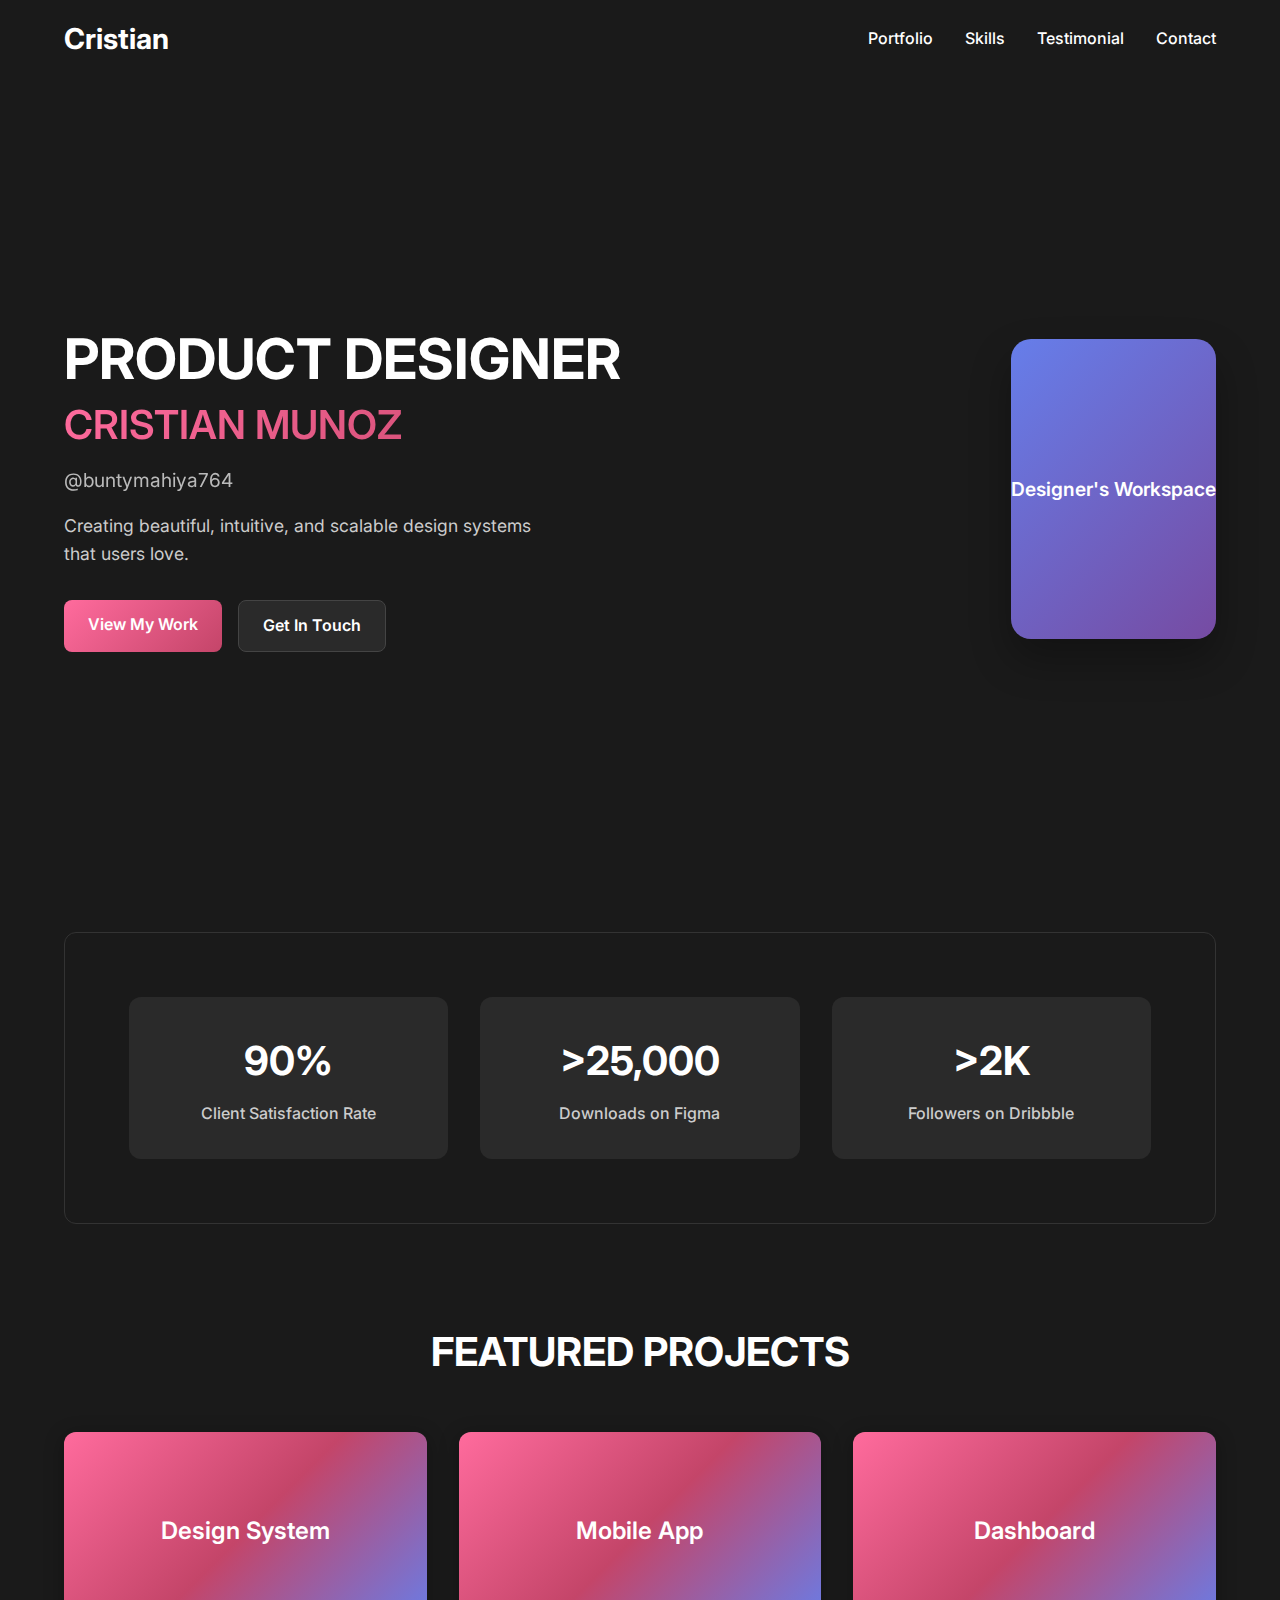
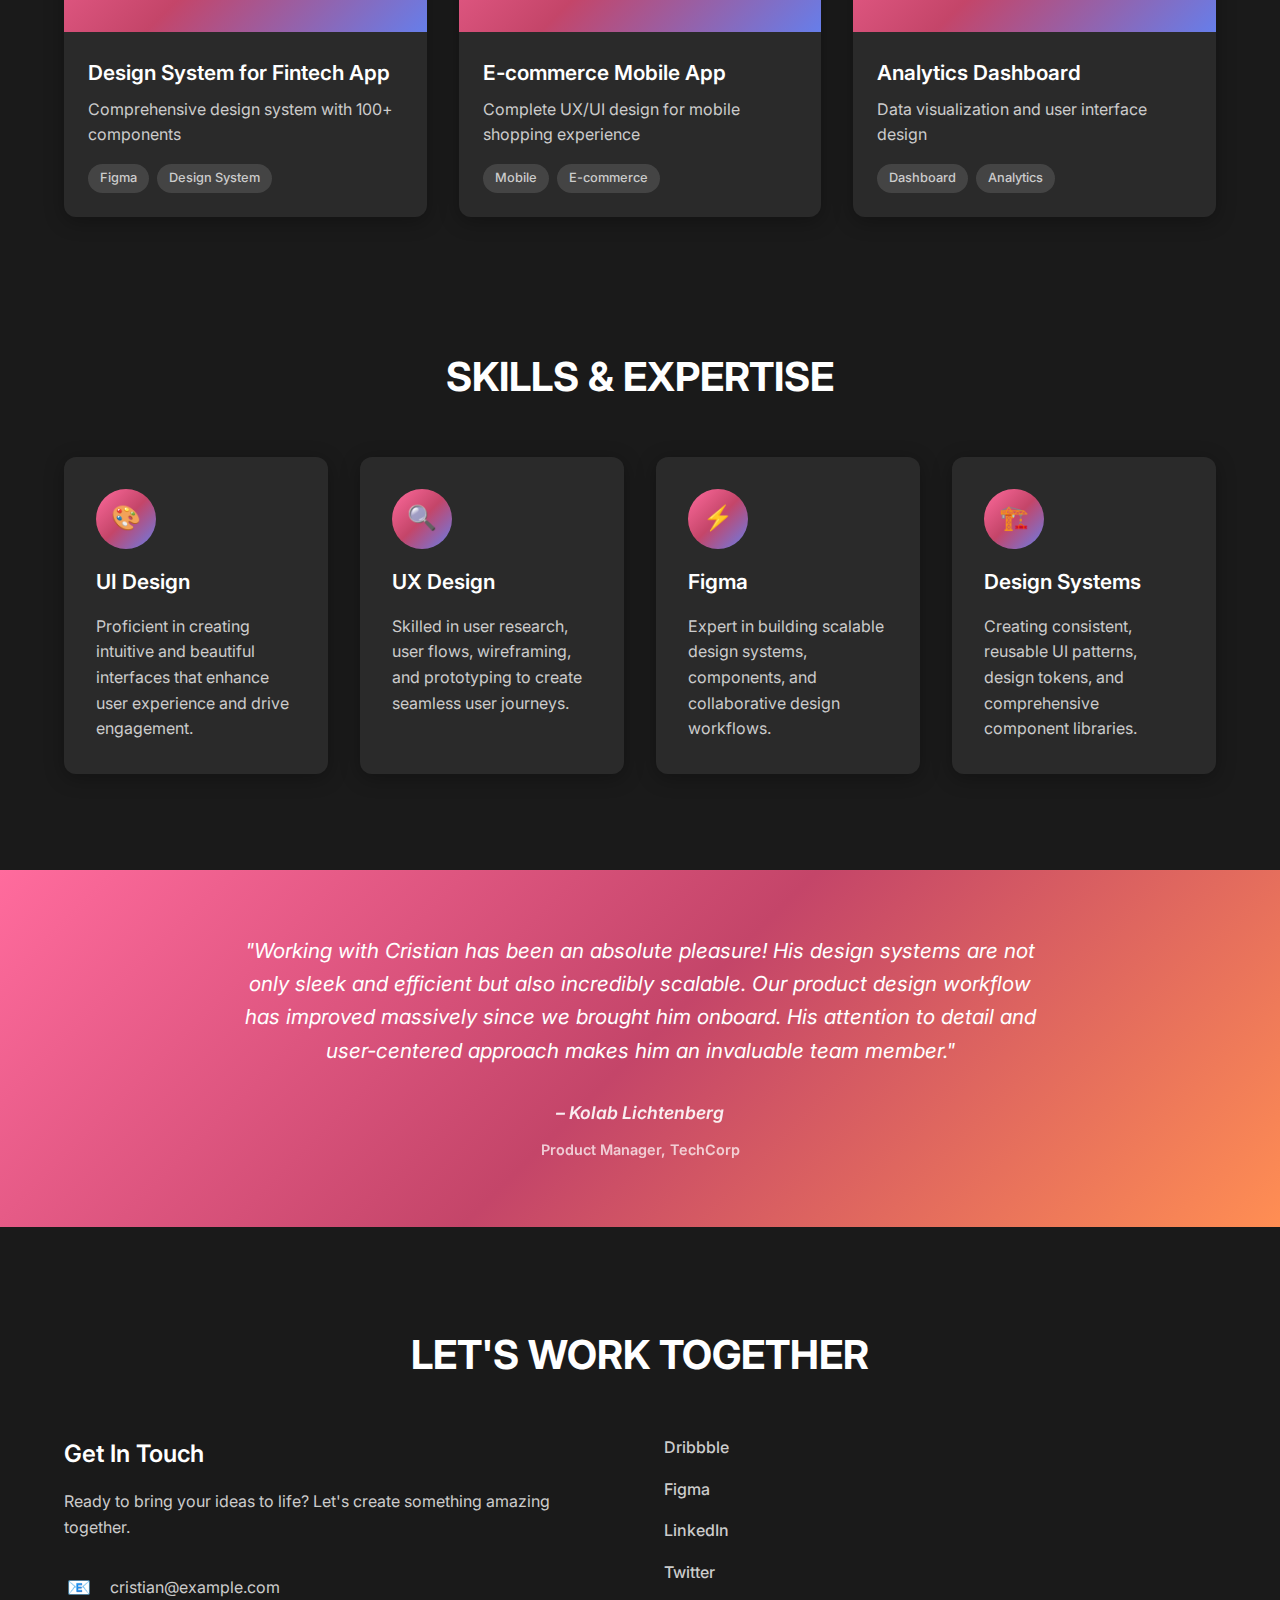
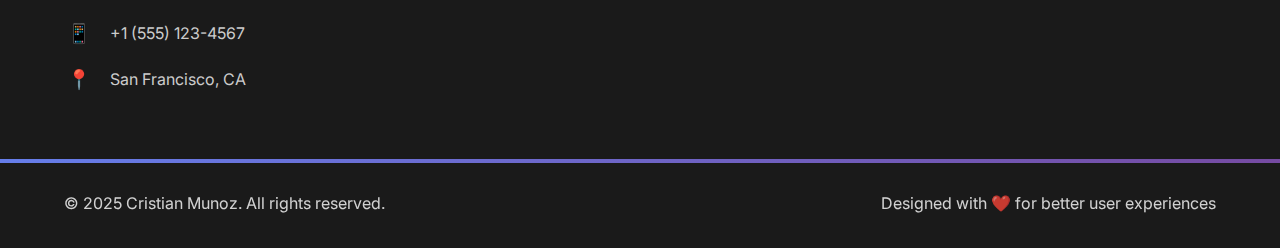
<file: index.html>
<!DOCTYPE html>
<html lang="en">
<head>
  <meta charset="UTF-8" />
  <meta name="viewport" content="width=device-width, initial-scale=1.0" />
  <meta name="description" content="Portfolio of Cristian Munoz - Product Designer specializing in UI/UX design, Figma, and design systems" />
  <meta name="keywords" content="product designer, UI design, UX design, Figma, design systems, Cristian Munoz" />
  <title>Cristian Munoz | Product Designer</title>
  <link href="https://fonts.googleapis.com/css2?family=Inter:wght@400;500;600;700&display=swap" rel="stylesheet" />
  <link rel="stylesheet" href="styles.css" />
</head>
<body>
  
  <header class="header">
    <nav class="nav">
      <div class="logo">Cristian</div>
      <ul class="nav-links">
        <li><a href="#portfolio" aria-label="View portfolio">Portfolio</a></li>
        <li><a href="#skills" aria-label="View skills">Skills</a></li>
        <li><a href="#testimonial" aria-label="Read testimonials">Testimonial</a></li>
        <li><a href="#contact" aria-label="Contact information">Contact</a></li>
      </ul>
    </nav>
    
    <section class="hero">
      <div class="hero-content">
        <h1>PRODUCT DESIGNER <span>Cristian Munoz</span></h1>
        <p class="username">@buntymahiya764</p>
        <p class="hero-description">Creating beautiful, intuitive, and scalable design systems that users love.</p>
        <div class="hero-buttons">
          <a href="#portfolio" class="btn btn-primary">View My Work</a>
          <a href="#contact" class="btn btn-secondary">Get In Touch</a>
        </div>
      </div>
      <div class="hero-image">
        <div class="hero-placeholder">
          <span>Designer's Workspace</span>
        </div>
      </div>
    </section>
  </header>

  <section class="stats" aria-label="Achievement statistics">
    <div class="stat-box">
      <h2>90%</h2>
      <p>Client Satisfaction Rate</p>
    </div>
    <div class="stat-box">
      <h2>>25,000</h2>
      <p>Downloads on Figma</p>
    </div>
    <div class="stat-box">
      <h2>>2K</h2>
      <p>Followers on Dribbble</p>
    </div>
  </section>

  <section id="portfolio" class="portfolio">
    <h2>Featured Projects</h2>
    <div class="portfolio-grid">
      <article class="card">
        <div class="card-image">
          <span>Design System</span>
        </div>
        <div class="card-content">
          <h3>Design System for Fintech App</h3>
          <p>Comprehensive design system with 100+ components</p>
          <div class="card-tags">
            <span class="tag">Figma</span>
            <span class="tag">Design System</span>
          </div>
        </div>
      </article>
      
      <article class="card">
        <div class="card-image">
          <span>Mobile App</span>
        </div>
        <div class="card-content">
          <h3>E-commerce Mobile App</h3>
          <p>Complete UX/UI design for mobile shopping experience</p>
          <div class="card-tags">
            <span class="tag">Mobile</span>
            <span class="tag">E-commerce</span>
          </div>
        </div>
      </article>
      
      <article class="card">
        <div class="card-image">
          <span>Dashboard</span>
        </div>
        <div class="card-content">
          <h3>Analytics Dashboard</h3>
          <p>Data visualization and user interface design</p>
          <div class="card-tags">
            <span class="tag">Dashboard</span>
            <span class="tag">Analytics</span>
          </div>
        </div>
      </article>
    </div>
  </section>

  <section id="skills" class="skills">
    <h2>Skills & Expertise</h2>
    <div class="skills-grid">
      <div class="skill">
        <div class="skill-icon">🎨</div>
        <h3>UI Design</h3>
        <p>Proficient in creating intuitive and beautiful interfaces that enhance user experience and drive engagement.</p>
      </div>
      <div class="skill">
        <div class="skill-icon">🔍</div>
        <h3>UX Design</h3>
        <p>Skilled in user research, user flows, wireframing, and prototyping to create seamless user journeys.</p>
      </div>
      <div class="skill">
        <div class="skill-icon">⚡</div>
        <h3>Figma</h3>
        <p>Expert in building scalable design systems, components, and collaborative design workflows.</p>
      </div>
      <div class="skill">
        <div class="skill-icon">🏗️</div>
        <h3>Design Systems</h3>
        <p>Creating consistent, reusable UI patterns, design tokens, and comprehensive component libraries.</p>
      </div>
    </div>
  </section>

  <section id="testimonial" class="testimonial">
    <blockquote>
      <p>"Working with Cristian has been an absolute pleasure! His design systems are not only sleek and efficient but also incredibly scalable. Our product design workflow has improved massively since we brought him onboard. His attention to detail and user-centered approach makes him an invaluable team member."</p>
      <footer>
        <cite>– Kolab Lichtenberg</cite>
        <span class="testimonial-role">Product Manager, TechCorp</span>
      </footer>
    </blockquote>
  </section>

  <section id="contact" class="contact">
    <h2>Let's Work Together</h2>
    <div class="contact-content">
      <div class="contact-info">
        <h3>Get In Touch</h3>
        <p>Ready to bring your ideas to life? Let's create something amazing together.</p>
        <div class="contact-details">
          <div class="contact-item">
            <span class="contact-icon">📧</span>
            <span>cristian@example.com</span>
          </div>
          <div class="contact-item">
            <span class="contact-icon">📱</span>
            <span>+1 (555) 123-4567</span>
          </div>
          <div class="contact-item">
            <span class="contact-icon">📍</span>
            <span>San Francisco, CA</span>
          </div>
        </div>
      </div>
      <div class="social-links">
        <a href="#" aria-label="Dribbble profile" class="social-link">Dribbble</a>
        <a href="#" aria-label="Figma profile" class="social-link">Figma</a>
        <a href="#" aria-label="LinkedIn profile" class="social-link">LinkedIn</a>
        <a href="#" aria-label="Twitter profile" class="social-link">Twitter</a>
      </div>
    </div>
  </section>

  <footer class="footer">
    <div class="footer-content">
      <p>&copy; 2025 Cristian Munoz. All rights reserved.</p>
      <p>Designed with ❤️ for better user experiences</p>
    </div>
  </footer>
</body>
</html>
</file>
<file: styles.css>
* {
  margin: 0;
  padding: 0;
  box-sizing: border-box;
}

body {
  font-family: 'Inter', sans-serif;
  line-height: 1.6;
  color: #ffffff;
  background-color: #1A1A1A;
}

.header {
  background: #1A1A1A;
  color: white;
  padding: 1rem 0;
  min-height: 100vh;
  display: flex;
  flex-direction: column;
}

.nav {
  display: flex;
  justify-content: space-between;
  align-items: center;
  padding: 0 5%;
  margin-bottom: 2rem;
}

.logo {
  font-size: 1.8rem;
  font-weight: 700;
  color: white;
}

.nav-links {
  display: flex;
  list-style: none;
  gap: 2rem;
}

.nav-links a {
  color: white;
  text-decoration: none;
  font-weight: 500;
  transition: opacity 0.3s ease;
}

.nav-links a:hover {
  opacity: 0.8;
}

.hero {
  display: flex;
  align-items: center;
  justify-content: space-between;
  padding: 0 5%;
  flex: 1;
  gap: 3rem;
}

.hero-content h1 {
  font-size: 3.5rem;
  font-weight: 700;
  margin-bottom: 1rem;
  line-height: 1.2;
  text-transform: uppercase;
  color: white;
}

.hero-content h1 span {
  display: block;
  font-size: 2.5rem;
  font-weight: 600;
  margin-top: 0.5rem;
  background: linear-gradient(135deg, #FF6B9D 0%, #C44569 100%);
  -webkit-background-clip: text;
  -webkit-text-fill-color: transparent;
  background-clip: text;
}

.username {
  font-size: 1.2rem;
  opacity: 0.9;
  margin-top: 1rem;
  color: #cccccc;
}

.hero-description {
  font-size: 1.1rem;
  color: #cccccc;
  margin: 1rem 0 2rem 0;
  max-width: 500px;
}

.hero-buttons {
  display: flex;
  gap: 1rem;
  margin-top: 2rem;
}

.btn {
  padding: 12px 24px;
  border-radius: 8px;
  text-decoration: none;
  font-weight: 600;
  transition: all 0.3s ease;
  border: none;
  cursor: pointer;
}

.btn-primary {
  background: linear-gradient(135deg, #FF6B9D 0%, #C44569 100%);
  color: white;
}

.btn-secondary {
  background: #2A2A2A;
  color: white;
  border: 1px solid #444;
}

.btn:hover {
  transform: translateY(-2px);
  box-shadow: 0 8px 25px rgba(255, 107, 157, 0.3);
}

.hero-placeholder {
  max-width: 400px;
  width: 100%;
  height: 300px;
  border-radius: 20px;
  box-shadow: 0 20px 40px rgba(0,0,0,0.3);
  background: linear-gradient(135deg, #667eea 0%, #764ba2 100%);
  display: flex;
  align-items: center;
  justify-content: center;
  color: white;
  font-size: 1.2rem;
  font-weight: 600;
}

.stats {
  display: grid;
  grid-template-columns: repeat(3, 1fr);
  gap: 2rem;
  padding: 4rem 5%;
  background: #1A1A1A;
  border: 1px solid #333;
  margin: 2rem 5%;
  border-radius: 12px;
}

.stat-box {
  text-align: center;
  padding: 2rem;
  background: #2A2A2A;
  border-radius: 12px;
  transition: transform 0.3s ease;
}

.stat-box:hover {
  transform: translateY(-5px);
}

.stat-box h2 {
  font-size: 2.5rem;
  font-weight: 700;
  color: white;
  margin-bottom: 0.5rem;
}

.stat-box p {
  font-size: 1rem;
  color: #cccccc;
  font-weight: 500;
}

.portfolio {
  padding: 4rem 5%;
  background: #1A1A1A;
}

.portfolio h2 {
  font-size: 2.5rem;
  font-weight: 700;
  text-align: center;
  margin-bottom: 3rem;
  color: white;
  text-transform: uppercase;
}

.portfolio-grid {
  display: grid;
  grid-template-columns: repeat(auto-fit, minmax(300px, 1fr));
  gap: 2rem;
}

.card {
  background: #2A2A2A;
  border-radius: 12px;
  overflow: hidden;
  box-shadow: 0 4px 20px rgba(0,0,0,0.3);
  transition: transform 0.3s ease, box-shadow 0.3s ease;
}

.card:hover {
  transform: translateY(-5px);
  box-shadow: 0 8px 30px rgba(0,0,0,0.4);
}

.card-image {
  width: 100%;
  height: 200px;
  background: linear-gradient(135deg, #FF6B9D 0%, #C44569 50%, #667eea 100%);
  display: flex;
  align-items: center;
  justify-content: center;
  color: white;
  font-size: 1.5rem;
  font-weight: 600;
}

.card-content {
  padding: 1.5rem;
}

.card-content h3 {
  font-size: 1.3rem;
  font-weight: 600;
  color: white;
  margin-bottom: 0.5rem;
}

.card-content p {
  color: #cccccc;
  margin-bottom: 1rem;
}

.card-tags {
  display: flex;
  gap: 0.5rem;
  flex-wrap: wrap;
}

.tag {
  background: #444;
  color: #cccccc;
  padding: 4px 12px;
  border-radius: 20px;
  font-size: 0.8rem;
  font-weight: 500;
}

.skills {
  padding: 4rem 5%;
  background: #1A1A1A;
}

.skills h2 {
  font-size: 2.5rem;
  font-weight: 700;
  text-align: center;
  margin-bottom: 3rem;
  color: white;
  text-transform: uppercase;
}

.skills-grid {
  display: grid;
  grid-template-columns: repeat(auto-fit, minmax(250px, 1fr));
  gap: 2rem;
}

.skill {
  background: #2A2A2A;
  padding: 2rem;
  border-radius: 12px;
  box-shadow: 0 4px 20px rgba(0,0,0,0.3);
  transition: transform 0.3s ease;
  position: relative;
}

.skill:hover {
  transform: translateY(-3px);
}

.skill-icon {
  width: 60px;
  height: 60px;
  border-radius: 50%;
  background: linear-gradient(135deg, #FF6B9D 0%, #C44569 50%, #667eea 100%);
  display: flex;
  align-items: center;
  justify-content: center;
  font-size: 1.5rem;
  color: white;
  margin-bottom: 1rem;
}

.skill h3 {
  font-size: 1.3rem;
  font-weight: 600;
  margin-bottom: 1rem;
  color: white;
}

.skill p {
  color: #cccccc;
  line-height: 1.6;
}

.testimonial {
  padding: 4rem 5%;
  background: linear-gradient(135deg, #FF6B9D 0%, #C44569 50%, #FF8E53 100%);
  color: white;
  margin: 2rem 0;
}

.testimonial blockquote {
  max-width: 800px;
  margin: 0 auto;
  text-align: center;
}

.testimonial p {
  font-size: 1.3rem;
  font-style: italic;
  margin-bottom: 2rem;
  line-height: 1.6;
  color: white;
}

.testimonial footer {
  font-size: 1.1rem;
  font-weight: 600;
  opacity: 0.9;
}

.testimonial cite {
  display: block;
  margin-bottom: 0.5rem;
}

.testimonial-role {
  font-size: 0.9rem;
  opacity: 0.8;
}

.contact {
  padding: 4rem 5%;
  background: #1A1A1A;
}

.contact h2 {
  font-size: 2.5rem;
  font-weight: 700;
  text-align: center;
  margin-bottom: 3rem;
  color: white;
  text-transform: uppercase;
}

.contact-content {
  display: grid;
  grid-template-columns: 1fr 1fr;
  gap: 3rem;
  max-width: 1200px;
  margin: 0 auto;
}

.contact-info h3 {
  font-size: 1.5rem;
  font-weight: 600;
  color: white;
  margin-bottom: 1rem;
}

.contact-info p {
  color: #cccccc;
  margin-bottom: 2rem;
}

.contact-details {
  display: flex;
  flex-direction: column;
  gap: 1rem;
}

.contact-item {
  display: flex;
  align-items: center;
  gap: 1rem;
  color: #cccccc;
}

.contact-icon {
  font-size: 1.2rem;
  width: 30px;
  height: 30px;
  display: flex;
  align-items: center;
  justify-content: center;
}

.social-links {
  display: flex;
  flex-direction: column;
  gap: 1rem;
}

.social-link {
  color: #cccccc;
  text-decoration: none;
  font-weight: 500;
  transition: color 0.3s ease;
}

.social-link:hover {
  color: #FF6B9D;
}

.footer {
  background: #1A1A1A;
  color: white;
  text-align: center;
  padding: 2rem 5%;
  position: relative;
}

.footer::before {
  content: '';
  position: absolute;
  top: 0;
  left: 0;
  right: 0;
  height: 4px;
  background: linear-gradient(135deg, #667eea 0%, #764ba2 100%);
}

.footer-content {
  display: flex;
  justify-content: space-between;
  align-items: center;
  max-width: 1200px;
  margin: 0 auto;
}

.footer p {
  font-size: 1rem;
  opacity: 0.8;
}

@media (max-width: 768px) {
  .nav {
    flex-direction: column;
    gap: 1rem;
  }
  
  .nav-links {
    gap: 1rem;
  }
  
  .hero {
    flex-direction: column;
    text-align: center;
    gap: 2rem;
  }
  
  .hero-content h1 {
    font-size: 2.5rem;
  }
  
  .hero-content h1 span {
    font-size: 2rem;
  }
  
  .stats {
    grid-template-columns: 1fr;
    gap: 1.5rem;
  }
  
  .portfolio-grid {
    grid-template-columns: 1fr;
  }
  
  .skills-grid {
    grid-template-columns: 1fr;
  }
  
  .testimonial p {
    font-size: 1.1rem;
  }
  
  .contact-content {
    grid-template-columns: 1fr;
    gap: 2rem;
  }
  
  .footer-content {
    flex-direction: column;
    gap: 1rem;
  }
}

@media (max-width: 480px) {
  .nav, .hero, .stats, .portfolio, .skills, .testimonial, .contact, .footer {
    padding-left: 1rem;
    padding-right: 1rem;
  }
  
  .hero-content h1 {
    font-size: 2rem;
  }
  
  .hero-content h1 span {
    font-size: 1.5rem;
  }
  
  .stat-box h2 {
    font-size: 2rem;
  }
  
  .portfolio h2, .skills h2, .contact h2 {
    font-size: 2rem;
  }
  
  .hero-buttons {
    flex-direction: column;
    align-items: center;
  }
}

html {
  scroll-behavior: smooth;
}

.nav-links a:focus,
.card:focus,
.skill:focus,
.btn:focus {
  outline: 2px solid #FF6B9D;
  outline-offset: 2px;
}

@keyframes fadeInUp {
  from {
    opacity: 0;
    transform: translateY(30px);
  }
  to {
    opacity: 1;
    transform: translateY(0);
  }
}

.card, .skill, .stat-box {
  animation: fadeInUp 0.6s ease forwards;
}

.gradient-text {
  background: linear-gradient(135deg, #FF6B9D 0%, #C44569 50%, #667eea 100%);
  -webkit-background-clip: text;
  -webkit-text-fill-color: transparent;
  background-clip: text;
}
</file>
